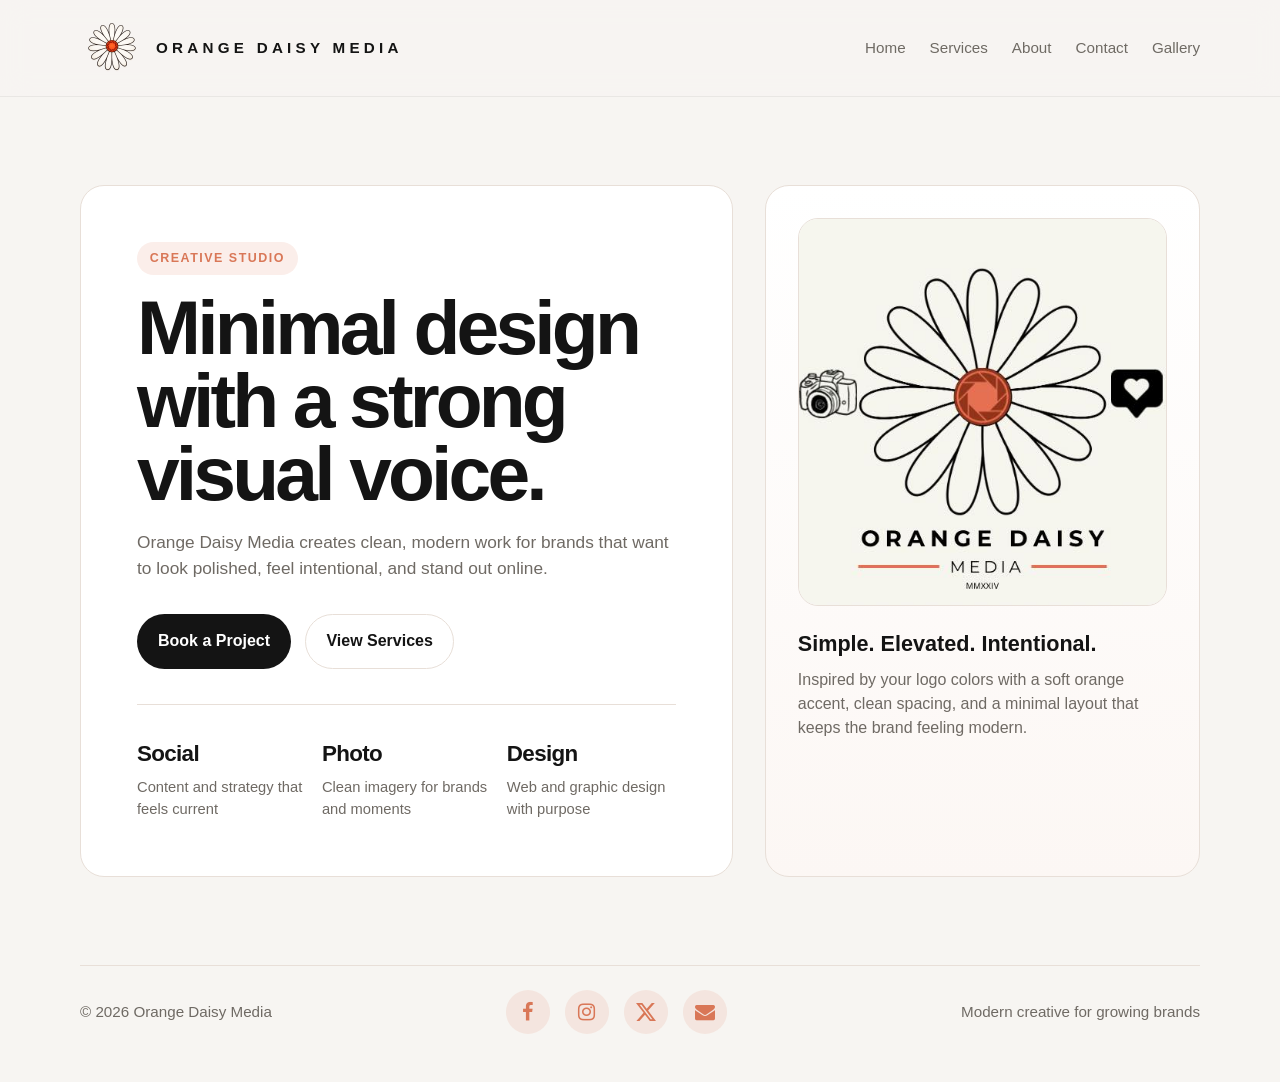
<file: index.html>
<!DOCTYPE html>
<html lang="en">

<head>
  <meta charset="UTF-8" />
  <meta name="viewport" content="width=device-width, initial-scale=1.0" />
  <title>Orange Daisy Media</title>
  <link rel="stylesheet" href="https://cdnjs.cloudflare.com/ajax/libs/font-awesome/4.7.0/css/font-awesome.min.css">
  <link rel="icon" type="image/jpeg" href="img/logo2.jpg" />
  <link rel="shortcut icon" type="image/jpeg" href="img/logo2.jpg" />
  <link rel="stylesheet" href="styles.css" />
</head>

<body>
  <header class="site-header">
    <div class="container header-inner">
      <a href="index.html" class="brand">
        <img src="img/logo2.jpg" alt="Orange Daisy Media" style="height: 64px; width: auto;">
        Orange Daisy Media
      </a>
      <nav>
        <a href="index.html">Home</a>
        <a href="services.html">Services</a>
        <a href="about.html">About</a>
        <a href="contact.html">Contact</a>
        <a href="gallery.html">Gallery</a>
      </nav>
    </div>
  </header>

  <main>
    <section class="hero" id="home">
      <div class="container hero-grid">
        <div class="hero-copy">
          <span class="eyebrow">Creative studio</span>
          <h1>Minimal design with a strong visual voice.</h1>
          <p>
            Orange Daisy Media creates clean, modern work for brands that want to look polished, feel intentional, and
            stand out online.
          </p>
          <div class="hero-actions">
            <a href="contact.html" class="button primary">Book a Project</a>
            <a href="services.html" class="button secondary">View Services</a>
          </div>
          <div class="hero-meta">
            <div>
              <strong>Social</strong>
              <span>Content and strategy that feels current</span>
            </div>
            <div>
              <strong>Photo</strong>
              <span>Clean imagery for brands and moments</span>
            </div>
            <div>
              <strong>Design</strong>
              <span>Web and graphic design with purpose</span>
            </div>
          </div>
        </div>

        <div class="hero-card">
          <img src="img/logo.jpg" alt="Orange Daisy Media" class="hero-visual"
            style="object-fit: cover; width: 100%; display: block;">
          <div class="card-note">
            <h3>Simple. Elevated. Intentional.</h3>
            <p>
              Inspired by your logo colors with a soft orange accent, clean spacing, and a minimal layout that keeps the
              brand feeling modern.
            </p>
          </div>
        </div>
      </div>
    </section>
  </main>

  <footer class="footer">
    <div class="container footer-inner" style="align-items: center;">
      <span>© 2026 Orange Daisy Media</span>
      <div class="social-links" style="display: flex; gap: 15px;">
        <a href="https://www.facebook.com/profile.php?id=61553379832738&mibextid=LQQJ4d" class="fa fa-facebook"
          target="_blank" rel="noopener noreferrer" title="Facebook"></a>
        <a href="https://www.instagram.com/orangedaisymedia" class="fa fa-instagram" target="_blank"
          rel="noopener noreferrer" title="Instagram"></a>
        <a href="https://x.com/orangedaisy_llc" class="fa" target="_blank"
          rel="noopener noreferrer" title="X" style="display: flex; align-items: center; justify-content: center;">
          <svg xmlns="http://www.w3.org/2000/svg" width="1em" height="1em" fill="currentColor" viewBox="0 0 16 16">
            <path d="M12.6.75h2.454l-5.36 6.142L16 15.25h-4.937l-3.867-5.07-4.425 5.07H.316l5.733-6.57L0 .75h5.063l3.495 4.633L12.601.75Zm-.86 13.028h1.36L4.323 2.145H2.865l8.875 11.633Z"/>
          </svg>
        </a>
        <a href="mailto:orangedaisymedia@gmail.com" class="fa fa-envelope" title="Email"></a>
      </div>
      <span>Modern creative for growing brands</span>
    </div>
  </footer>
</body>

</html>
</file>
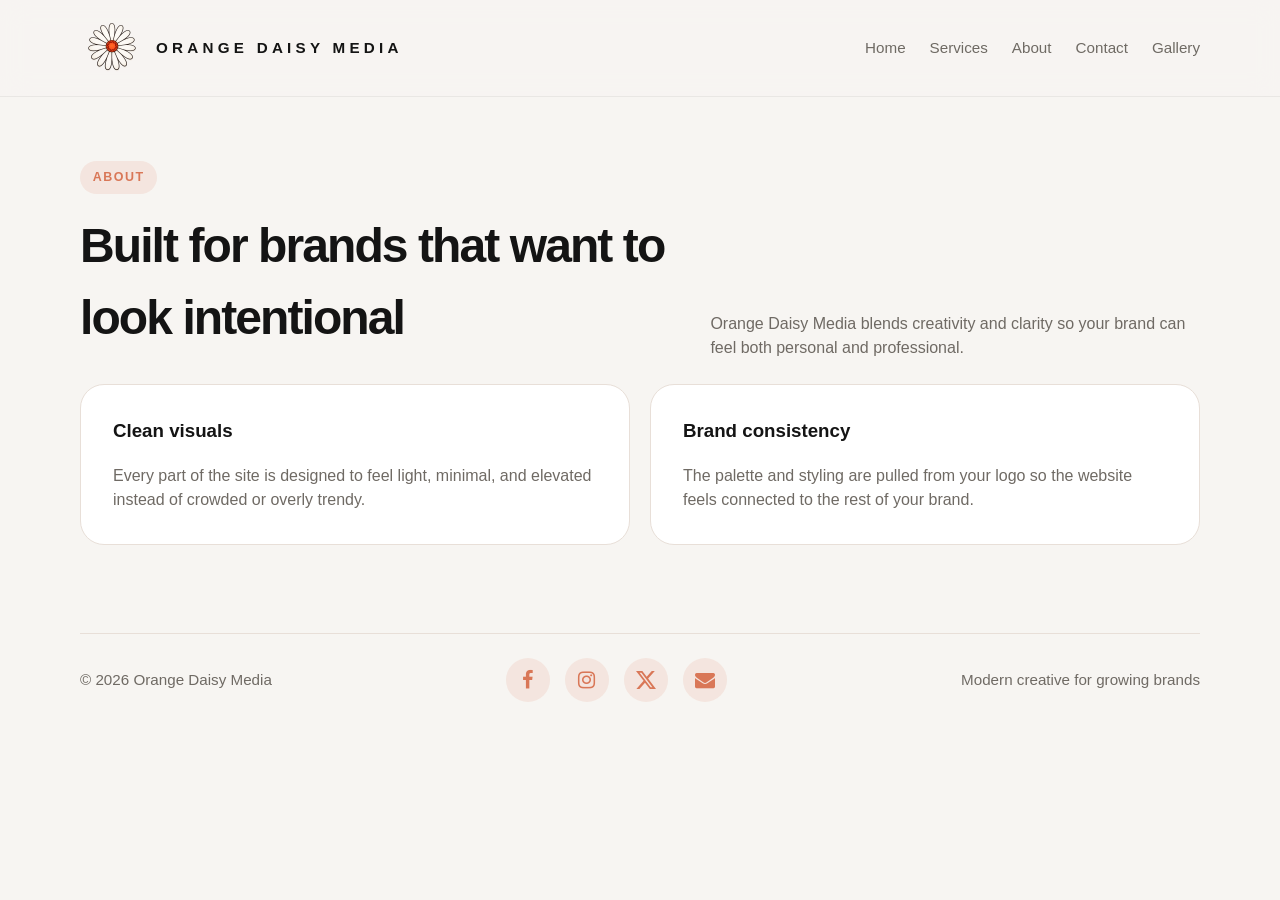
<file: about.html>
<!DOCTYPE html>
<html lang="en">

<head>
  <meta charset="UTF-8" />
  <meta name="viewport" content="width=device-width, initial-scale=1.0" />
  <title>About - Orange Daisy Media</title>
  <link rel="stylesheet" href="https://cdnjs.cloudflare.com/ajax/libs/font-awesome/4.7.0/css/font-awesome.min.css">
  <link rel="icon" type="image/jpeg" href="img/logo2.jpg" />
  <link rel="shortcut icon" type="image/jpeg" href="img/logo2.jpg" />
  <link rel="stylesheet" href="styles.css" />
</head>

<body>
  <header class="site-header">
    <div class="container header-inner">
      <a href="index.html" class="brand">
        <img src="img/logo2.jpg" alt="Orange Daisy Media" style="height: 64px; width: auto;">
        Orange Daisy Media
      </a>
      <nav>
        <a href="index.html">Home</a>
        <a href="services.html">Services</a>
        <a href="about.html">About</a>
        <a href="contact.html">Contact</a>
        <a href="gallery.html">Gallery</a>
      </nav>
    </div>
  </header>

  <main>
    <section id="about" style="padding-top: 4rem;">
      <div class="container">
        <div class="section-head">
          <div>
            <span class="eyebrow">About</span>
            <h2>Built for brands that want to look intentional</h2>
          </div>
          <p>
            Orange Daisy Media blends creativity and clarity so your brand can feel both personal and professional.
          </p>
        </div>

        <div class="about-grid">
          <div class="about-card">
            <h3>Clean visuals</h3>
            <p>
              Every part of the site is designed to feel light, minimal, and elevated instead of crowded or overly
              trendy.
            </p>
          </div>
          <div class="about-card">
            <h3>Brand consistency</h3>
            <p>
              The palette and styling are pulled from your logo so the website feels connected to the rest of your
              brand.
            </p>
          </div>
        </div>
      </div>
    </section>
  </main>

  <footer class="footer">
    <div class="container footer-inner" style="align-items: center;">
      <span>© 2026 Orange Daisy Media</span>
      <div class="social-links" style="display: flex; gap: 15px;">
        <a href="https://www.facebook.com/profile.php?id=61553379832738&mibextid=LQQJ4d" class="fa fa-facebook"
          target="_blank" rel="noopener noreferrer" title="Facebook"></a>
        <a href="https://www.instagram.com/orangedaisymedia" class="fa fa-instagram" target="_blank"
          rel="noopener noreferrer" title="Instagram"></a>
        <a href="https://x.com/orangedaisy_llc" class="fa" target="_blank" rel="noopener noreferrer" title="X"
          style="display: flex; align-items: center; justify-content: center;">
          <svg xmlns="http://www.w3.org/2000/svg" width="1em" height="1em" fill="currentColor" viewBox="0 0 16 16">
            <path
              d="M12.6.75h2.454l-5.36 6.142L16 15.25h-4.937l-3.867-5.07-4.425 5.07H.316l5.733-6.57L0 .75h5.063l3.495 4.633L12.601.75Zm-.86 13.028h1.36L4.323 2.145H2.865l8.875 11.633Z" />
          </svg>
        </a>
        <a href="mailto:orangedaisymedia@gmail.com" class="fa fa-envelope" title="Email"></a>
      </div>
      <span>Modern creative for growing brands</span>
    </div>
  </footer>
</body>

</html>
</file>
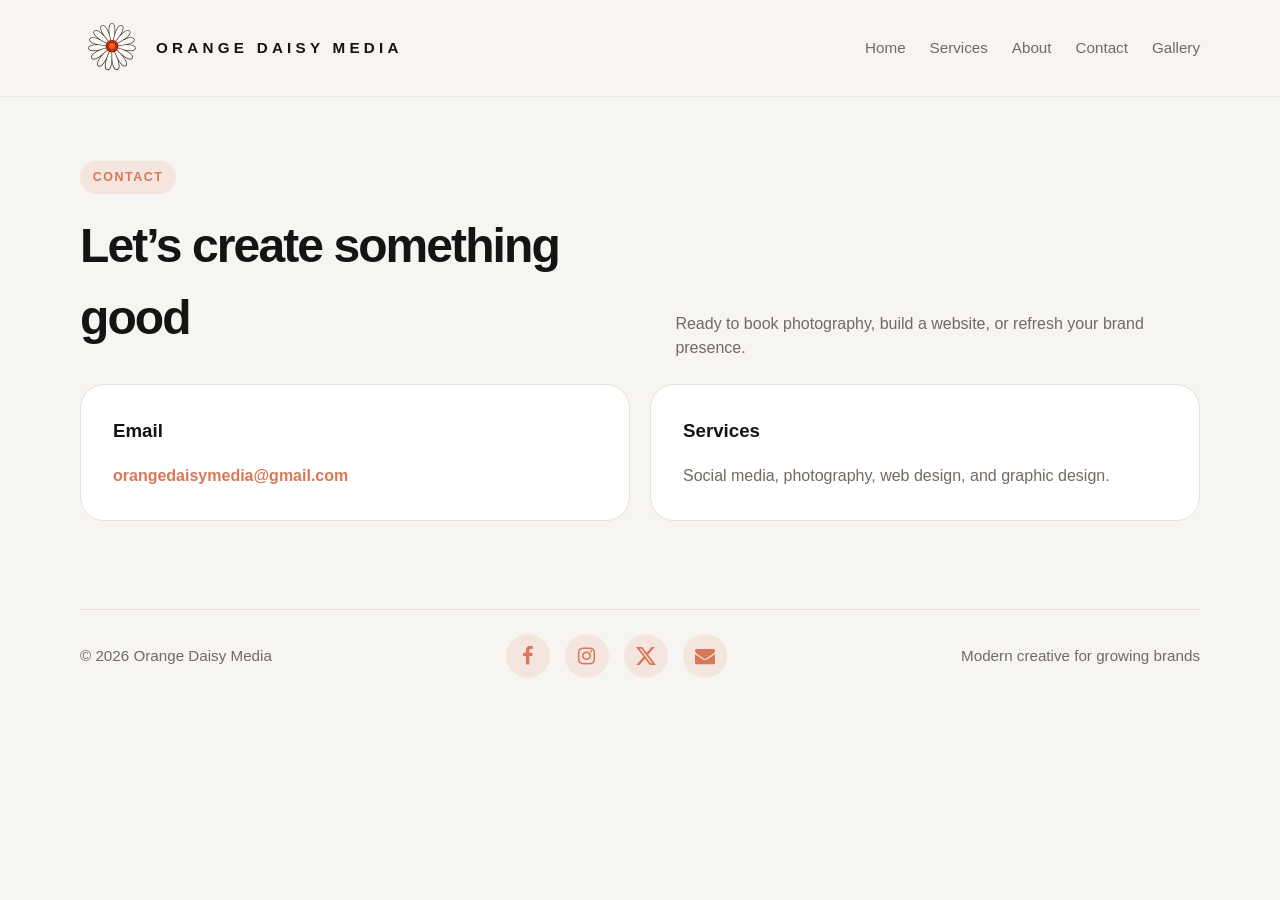
<file: contact.html>
<!DOCTYPE html>
<html lang="en">

<head>
  <meta charset="UTF-8" />
  <meta name="viewport" content="width=device-width, initial-scale=1.0" />
  <title>Contact - Orange Daisy Media</title>
  <link rel="stylesheet" href="https://cdnjs.cloudflare.com/ajax/libs/font-awesome/4.7.0/css/font-awesome.min.css">
  <link rel="icon" type="image/jpeg" href="img/logo2.jpg" />
  <link rel="shortcut icon" type="image/jpeg" href="img/logo2.jpg" />
  <link rel="stylesheet" href="styles.css" />
</head>

<body>
  <header class="site-header">
    <div class="container header-inner">
      <a href="index.html" class="brand">
        <img src="img/logo2.jpg" alt="Orange Daisy Media" style="height: 64px; width: auto;">
        Orange Daisy Media
      </a>
      <nav>
        <a href="index.html">Home</a>
        <a href="services.html">Services</a>
        <a href="about.html">About</a>
        <a href="contact.html">Contact</a>
        <a href="gallery.html">Gallery</a>
      </nav>
    </div>
  </header>

  <main>
    <section id="contact" style="padding-top: 4rem;">
      <div class="container">
        <div class="section-head">
          <div>
            <span class="eyebrow">Contact</span>
            <h2>Let’s create something good</h2>
          </div>
          <p>
            Ready to book photography, build a website, or refresh your brand presence.
          </p>
        </div>

        <div class="contact-grid">
          <div class="contact-card">
            <h3>Email</h3>
            <p><a href="mailto:orangedaisymedia@gmail.com">orangedaisymedia@gmail.com</a></p>
          </div>
          <div class="contact-card">
            <h3>Services</h3>
            <p>Social media, photography, web design, and graphic design.</p>
          </div>
        </div>
      </div>
    </section>
  </main>

  <footer class="footer">
    <div class="container footer-inner" style="align-items: center;">
      <span>© 2026 Orange Daisy Media</span>
      <div class="social-links" style="display: flex; gap: 15px;">
        <a href="https://www.facebook.com/profile.php?id=61553379832738&mibextid=LQQJ4d" class="fa fa-facebook"
          target="_blank" rel="noopener noreferrer" title="Facebook"></a>
        <a href="https://www.instagram.com/orangedaisymedia" class="fa fa-instagram" target="_blank"
          rel="noopener noreferrer" title="Instagram"></a>
        <a href="https://x.com/orangedaisy_llc" class="fa" target="_blank"
          rel="noopener noreferrer" title="X" style="display: flex; align-items: center; justify-content: center;">
          <svg xmlns="http://www.w3.org/2000/svg" width="1em" height="1em" fill="currentColor" viewBox="0 0 16 16">
            <path d="M12.6.75h2.454l-5.36 6.142L16 15.25h-4.937l-3.867-5.07-4.425 5.07H.316l5.733-6.57L0 .75h5.063l3.495 4.633L12.601.75Zm-.86 13.028h1.36L4.323 2.145H2.865l8.875 11.633Z"/>
          </svg>
        </a>
        <a href="mailto:orangedaisymedia@gmail.com" class="fa fa-envelope" title="Email"></a>
      </div>
      <span>Modern creative for growing brands</span>
    </div>
  </footer>
</body>

</html>
</file>
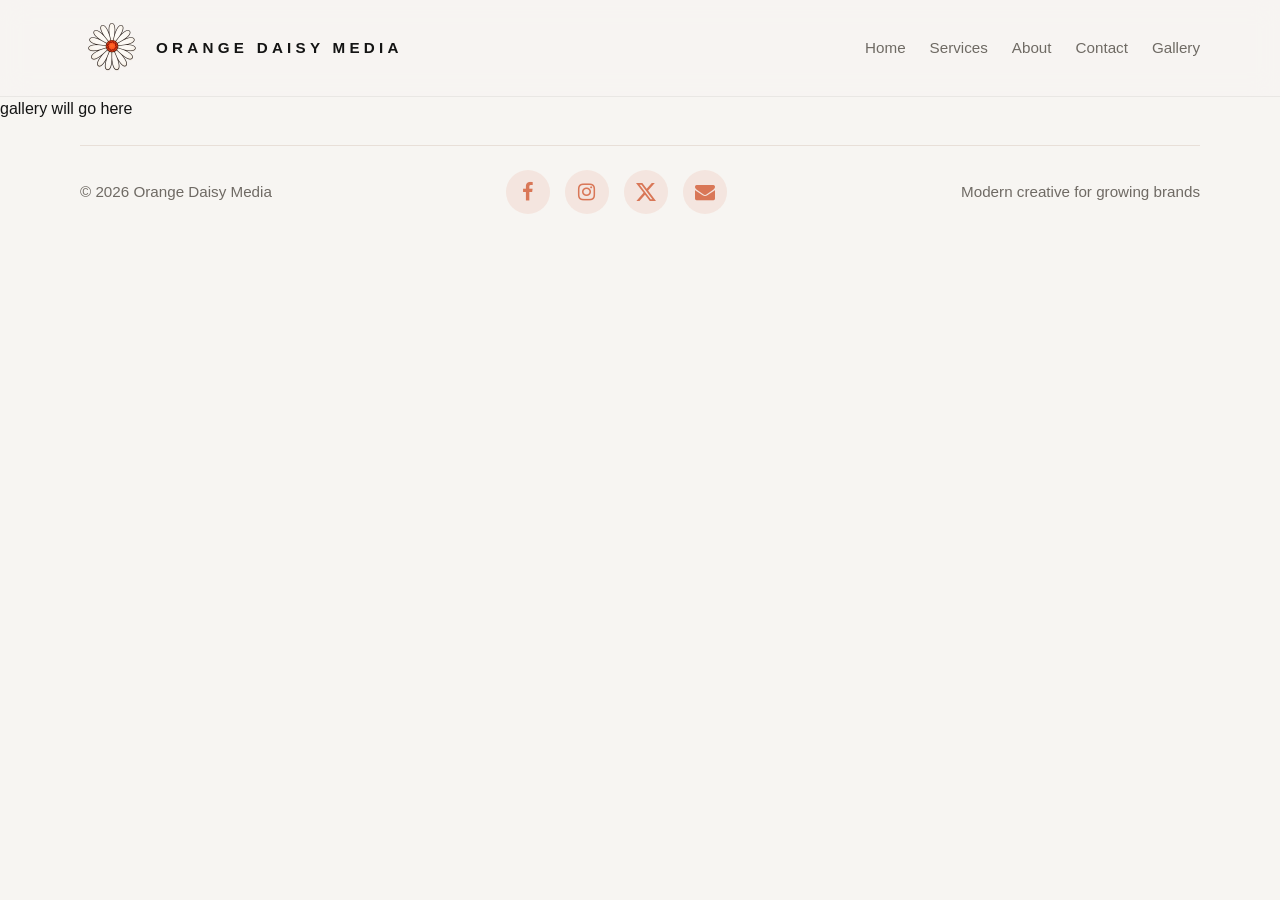
<file: gallery.html>
<!DOCTYPE html>
<html lang="en">

<head>
  <meta charset="UTF-8" />
  <meta name="viewport" content="width=device-width, initial-scale=1.0" />
  <title>Orange Daisy Media</title>
  <link rel="stylesheet" href="https://cdnjs.cloudflare.com/ajax/libs/font-awesome/4.7.0/css/font-awesome.min.css">
  <link rel="icon" type="image/jpeg" href="img/logo2.jpg" />
  <link rel="shortcut icon" type="image/jpeg" href="img/logo2.jpg" />
  <link rel="stylesheet" href="styles.css" />
</head>

<body>
  <header class="site-header">
    <div class="container header-inner">
      <a href="index.html" class="brand">
        <img src="img/logo2.jpg" alt="Orange Daisy Media" style="height: 64px; width: auto;">
        Orange Daisy Media
      </a>
      <nav>
        <a href="index.html">Home</a>
        <a href="services.html">Services</a>
        <a href="about.html">About</a>
        <a href="contact.html">Contact</a>
        <a href="gallery.html">Gallery</a>
      </nav>
    </div>
  </header>

  <main>
    gallery will go here
  </main>

  <footer class="footer">
    <div class="container footer-inner" style="align-items: center;">
      <span>© 2026 Orange Daisy Media</span>
      <div class="social-links" style="display: flex; gap: 15px;">
        <a href="https://www.facebook.com/profile.php?id=61553379832738&mibextid=LQQJ4d" class="fa fa-facebook"
          target="_blank" rel="noopener noreferrer" title="Facebook"></a>
        <a href="https://www.instagram.com/orangedaisymedia" class="fa fa-instagram" target="_blank"
          rel="noopener noreferrer" title="Instagram"></a>
        <a href="https://x.com/orangedaisy_llc" class="fa" target="_blank"
          rel="noopener noreferrer" title="X" style="display: flex; align-items: center; justify-content: center;">
          <svg xmlns="http://www.w3.org/2000/svg" width="1em" height="1em" fill="currentColor" viewBox="0 0 16 16">
            <path d="M12.6.75h2.454l-5.36 6.142L16 15.25h-4.937l-3.867-5.07-4.425 5.07H.316l5.733-6.57L0 .75h5.063l3.495 4.633L12.601.75Zm-.86 13.028h1.36L4.323 2.145H2.865l8.875 11.633Z"/>
          </svg>
        </a>
        <a href="mailto:orangedaisymedia@gmail.com" class="fa fa-envelope" title="Email"></a>
      </div>
      <span>Modern creative for growing brands</span>
    </div>
  </footer>
</body>

</html>
</file>
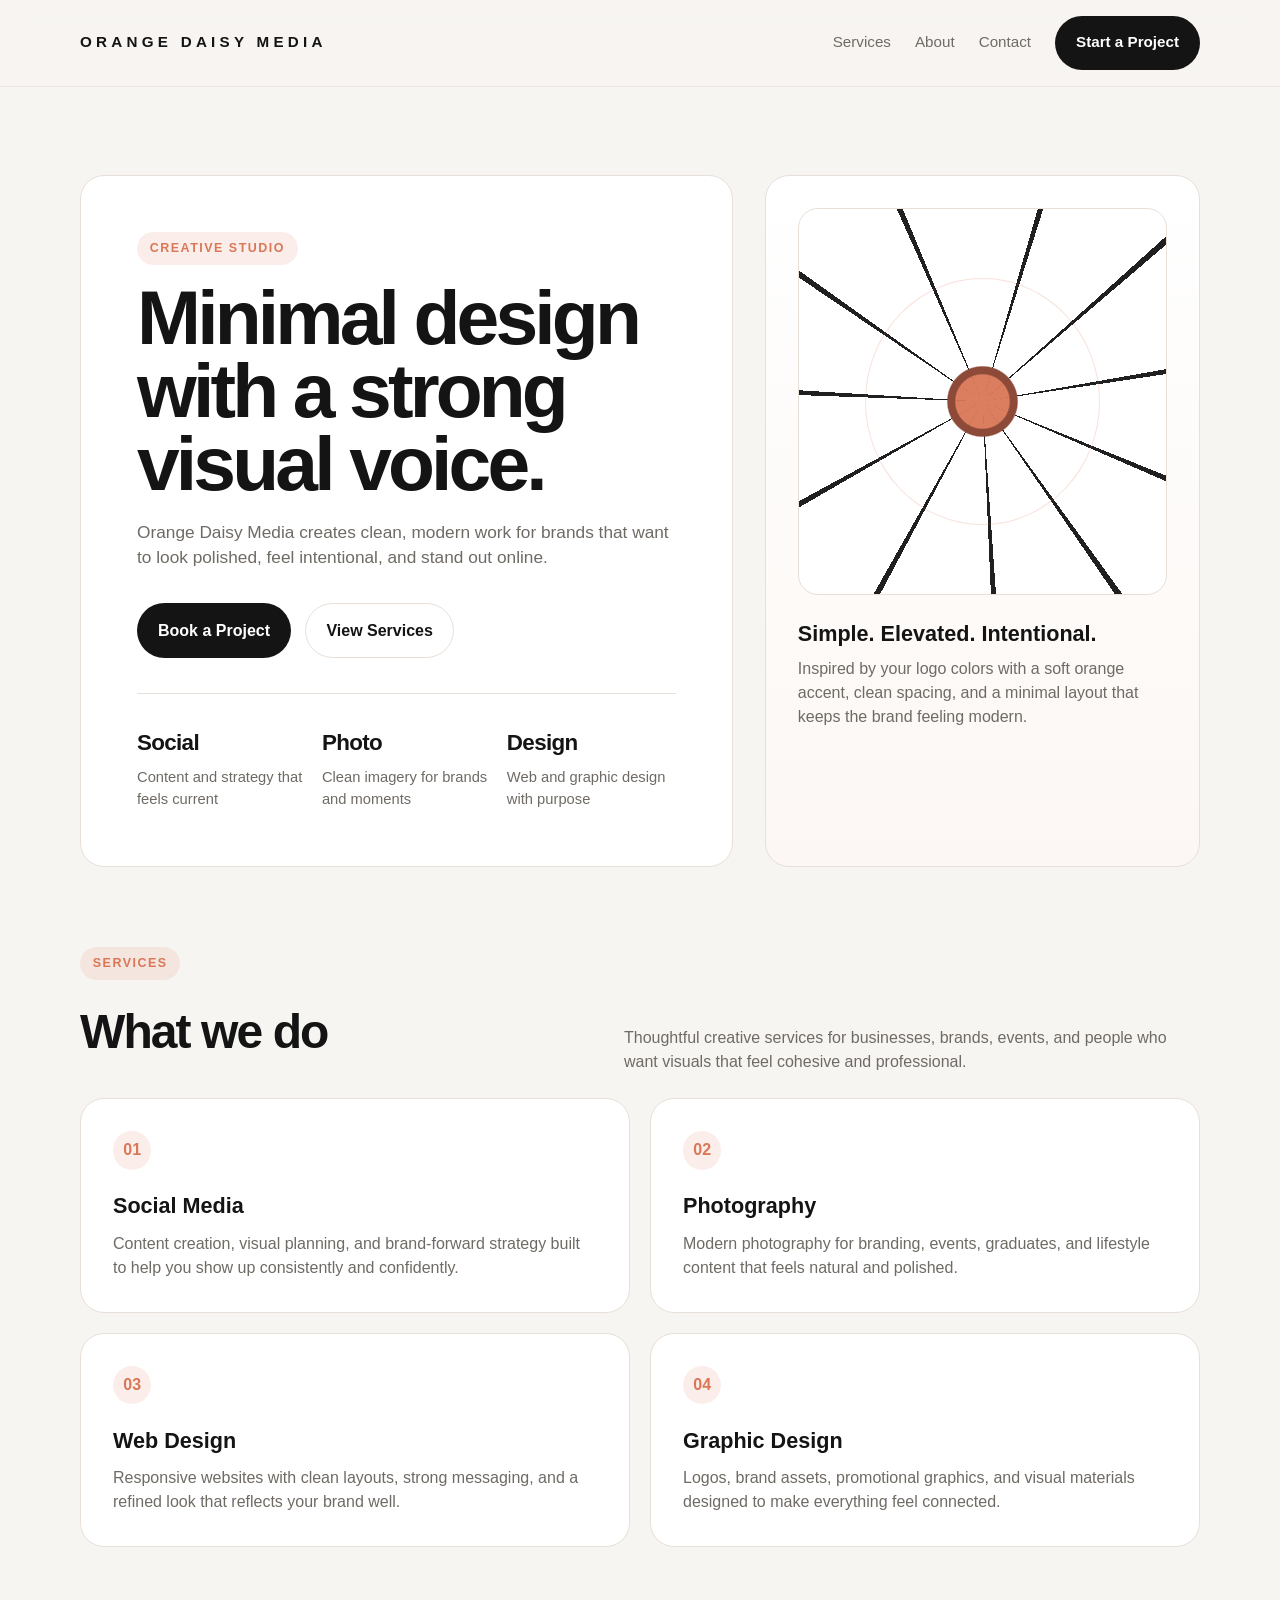
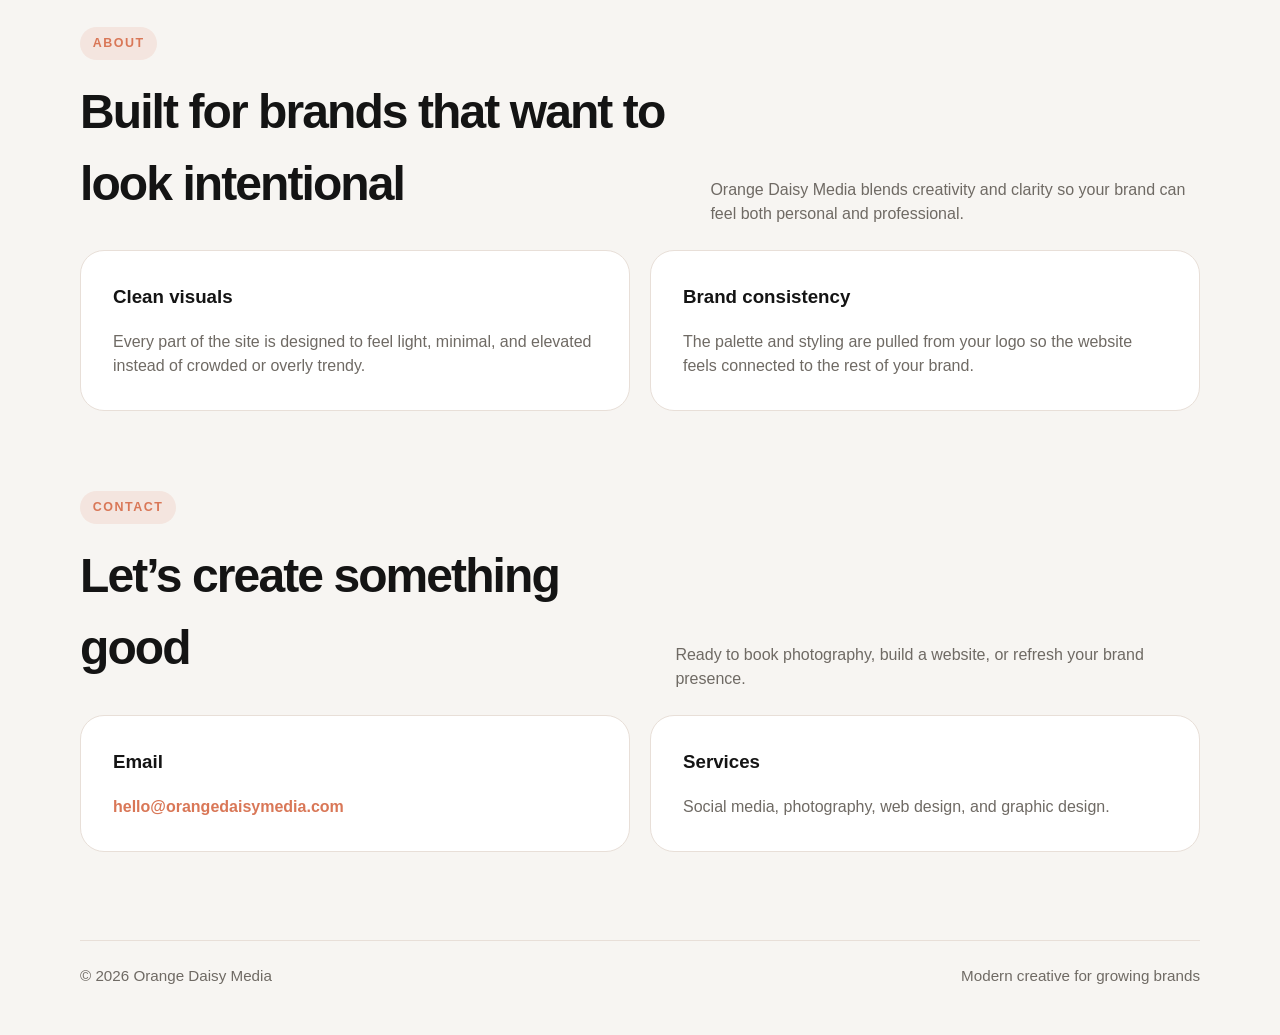
<file: home.html>
<!DOCTYPE html>
<html lang="en">
<head>
  <meta charset="UTF-8" />
  <meta name="viewport" content="width=device-width, initial-scale=1.0" />
  <title>Orange Daisy Media</title>
  <link rel="stylesheet" href="styles.css" />
</head>
<body>
  <header class="site-header">
    <div class="container header-inner">
      <a href="#home" class="brand">Orange Daisy Media</a>
      <nav>
        <a href="#services">Services</a>
        <a href="#about">About</a>
        <a href="#contact">Contact</a>
        <a href="#contact" class="nav-button">Start a Project</a>
      </nav>
    </div>
  </header>

  <main>
    <section class="hero" id="home">
      <div class="container hero-grid">
        <div class="hero-copy">
          <span class="eyebrow">Creative studio</span>
          <h1>Minimal design with a strong visual voice.</h1>
          <p>
            Orange Daisy Media creates clean, modern work for brands that want to look polished, feel intentional, and stand out online.
          </p>
          <div class="hero-actions">
            <a href="#contact" class="button primary">Book a Project</a>
            <a href="#services" class="button secondary">View Services</a>
          </div>
          <div class="hero-meta">
            <div>
              <strong>Social</strong>
              <span>Content and strategy that feels current</span>
            </div>
            <div>
              <strong>Photo</strong>
              <span>Clean imagery for brands and moments</span>
            </div>
            <div>
              <strong>Design</strong>
              <span>Web and graphic design with purpose</span>
            </div>
          </div>
        </div>

        <div class="hero-card">
          <div class="hero-visual" aria-hidden="true"></div>
          <div class="card-note">
            <h3>Simple. Elevated. Intentional.</h3>
            <p>
              Inspired by your logo colors with a soft orange accent, clean spacing, and a minimal layout that keeps the brand feeling modern.
            </p>
          </div>
        </div>
      </div>
    </section>

    <section id="services">
      <div class="container">
        <div class="section-head">
          <div>
            <span class="eyebrow">Services</span>
            <h2>What we do</h2>
          </div>
          <p>
            Thoughtful creative services for businesses, brands, events, and people who want visuals that feel cohesive and professional.
          </p>
        </div>

        <div class="services-grid">
          <article class="service">
            <div class="service-number">01</div>
            <h3>Social Media</h3>
            <p>
              Content creation, visual planning, and brand-forward strategy built to help you show up consistently and confidently.
            </p>
          </article>

          <article class="service">
            <div class="service-number">02</div>
            <h3>Photography</h3>
            <p>
              Modern photography for branding, events, graduates, and lifestyle content that feels natural and polished.
            </p>
          </article>

          <article class="service">
            <div class="service-number">03</div>
            <h3>Web Design</h3>
            <p>
              Responsive websites with clean layouts, strong messaging, and a refined look that reflects your brand well.
            </p>
          </article>

          <article class="service">
            <div class="service-number">04</div>
            <h3>Graphic Design</h3>
            <p>
              Logos, brand assets, promotional graphics, and visual materials designed to make everything feel connected.
            </p>
          </article>
        </div>
      </div>
    </section>

    <section id="about">
      <div class="container">
        <div class="section-head">
          <div>
            <span class="eyebrow">About</span>
            <h2>Built for brands that want to look intentional</h2>
          </div>
          <p>
            Orange Daisy Media blends creativity and clarity so your brand can feel both personal and professional.
          </p>
        </div>

        <div class="about-grid">
          <div class="about-card">
            <h3>Clean visuals</h3>
            <p>
              Every part of the site is designed to feel light, minimal, and elevated instead of crowded or overly trendy.
            </p>
          </div>
          <div class="about-card">
            <h3>Brand consistency</h3>
            <p>
              The palette and styling are pulled from your logo so the website feels connected to the rest of your brand.
            </p>
          </div>
        </div>
      </div>
    </section>

    <section id="contact">
      <div class="container">
        <div class="section-head">
          <div>
            <span class="eyebrow">Contact</span>
            <h2>Let’s create something good</h2>
          </div>
          <p>
            Ready to book photography, build a website, or refresh your brand presence.
          </p>
        </div>

        <div class="contact-grid">
          <div class="contact-card">
            <h3>Email</h3>
            <p><a href="mailto:hello@orangedaisymedia.com">hello@orangedaisymedia.com</a></p>
          </div>
          <div class="contact-card">
            <h3>Services</h3>
            <p>Social media, photography, web design, and graphic design.</p>
          </div>
        </div>
      </div>
    </section>
  </main>

  <footer class="footer">
    <div class="container footer-inner">
      <span>© 2026 Orange Daisy Media</span>
      <span>Modern creative for growing brands</span>
    </div>
  </footer>
</body>
</html>
</file>
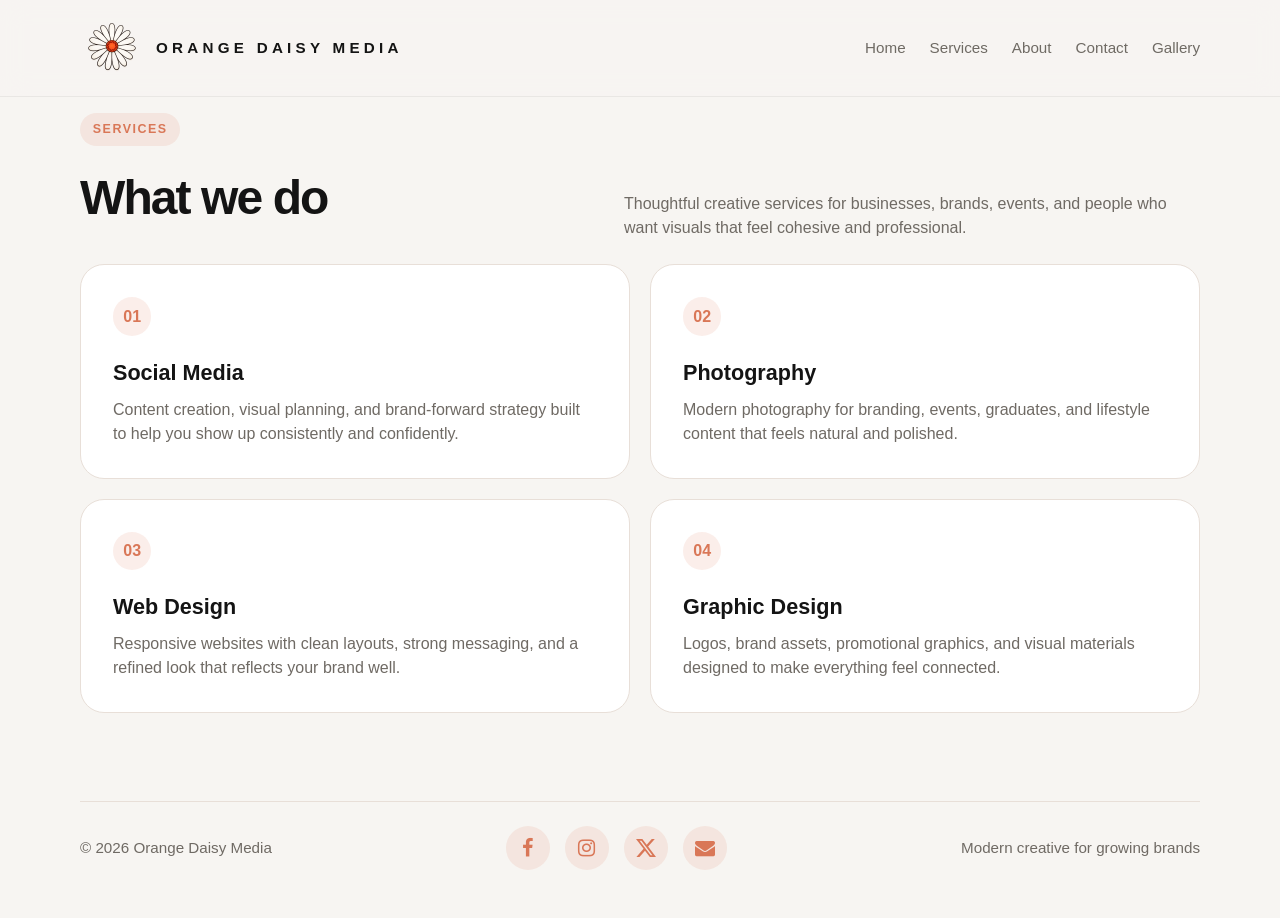
<file: services.html>
<!DOCTYPE html>
<html lang="en">

<head>
  <meta charset="UTF-8" />
  <meta name="viewport" content="width=device-width, initial-scale=1.0" />
  <title>Services - Orange Daisy Media</title>
  <link rel="stylesheet" href="https://cdnjs.cloudflare.com/ajax/libs/font-awesome/4.7.0/css/font-awesome.min.css">
  <link rel="icon" type="image/jpeg" href="img/logo2.jpg" />
  <link rel="shortcut icon" type="image/jpeg" href="img/logo2.jpg" />
  <link rel="stylesheet" href="styles.css" />
</head>

<body>
  <header class="site-header">
    <div class="container header-inner">
      <a href="index.html" class="brand">
        <img src="img/logo2.jpg" alt="Orange Daisy Media" style="height: 64px; width: auto;">
        Orange Daisy Media
      </a>
      <nav>
        <a href="index.html">Home</a>
        <a href="services.html">Services</a>
        <a href="about.html">About</a>
        <a href="contact.html">Contact</a>
        <a href="gallery.html">Gallery</a>
      </nav>
    </div>
  </header>

  <main>
    <section id="services">
      <div class="container">
        <div class="section-head">
          <div>
            <span class="eyebrow">Services</span>
            <h2>What we do</h2>
          </div>
          <p>
            Thoughtful creative services for businesses, brands, events, and people who want visuals that feel cohesive
            and professional.
          </p>
        </div>

        <div class="services-grid">
          <article class="service">
            <div class="service-number">01</div>
            <h3>Social Media</h3>
            <p>
              Content creation, visual planning, and brand-forward strategy built to help you show up consistently and
              confidently.
            </p>
          </article>

          <article class="service">
            <div class="service-number">02</div>
            <h3>Photography</h3>
            <p>
              Modern photography for branding, events, graduates, and lifestyle content that feels natural and polished.
            </p>
          </article>

          <article class="service">
            <div class="service-number">03</div>
            <h3>Web Design</h3>
            <p>
              Responsive websites with clean layouts, strong messaging, and a refined look that reflects your brand
              well.
            </p>
          </article>

          <article class="service">
            <div class="service-number">04</div>
            <h3>Graphic Design</h3>
            <p>
              Logos, brand assets, promotional graphics, and visual materials designed to make everything feel
              connected.
            </p>
          </article>
        </div>
      </div>
    </section>
  </main>

  <footer class="footer">
    <div class="container footer-inner" style="align-items: center;">
      <span>© 2026 Orange Daisy Media</span>
      <div class="social-links" style="display: flex; gap: 15px;">
        <a href="https://www.facebook.com/profile.php?id=61553379832738&mibextid=LQQJ4d" class="fa fa-facebook"
          target="_blank" rel="noopener noreferrer" title="Facebook"></a>
        <a href="https://www.instagram.com/orangedaisymedia" class="fa fa-instagram" target="_blank"
          rel="noopener noreferrer" title="Instagram"></a>
        <a href="https://x.com/orangedaisy_llc" class="fa" target="_blank"
          rel="noopener noreferrer" title="X" style="display: flex; align-items: center; justify-content: center;">
          <svg xmlns="http://www.w3.org/2000/svg" width="1em" height="1em" fill="currentColor" viewBox="0 0 16 16">
            <path d="M12.6.75h2.454l-5.36 6.142L16 15.25h-4.937l-3.867-5.07-4.425 5.07H.316l5.733-6.57L0 .75h5.063l3.495 4.633L12.601.75Zm-.86 13.028h1.36L4.323 2.145H2.865l8.875 11.633Z"/>
          </svg>
        </a>
        <a href="mailto:orangedaisymedia@gmail.com" class="fa fa-envelope" title="Email"></a>
      </div>
      <span>Modern creative for growing brands</span>
    </div>
  </footer>
</body>

</html>
</file>
<file: styles.css>
:root {
  --bg: #f7f5f2;
  --surface: #ffffff;
  --text: #141414;
  --muted: #6f6a64;
  --accent: #d97757;
  --accent-soft: #f1c4b2;
  --line: #e8dfd8;
  --max: 1120px;
  --radius: 24px;
}

* {
  box-sizing: border-box;
}

html {
  scroll-behavior: smooth;
}

body {
  margin: 0;
  font-family: Inter, Arial, Helvetica, sans-serif;
  background: var(--bg);
  color: var(--text);
  line-height: 1.5;
}

a {
  color: inherit;
  text-decoration: none;
}


.left {
  float: left;
}

.right {
  float: right;
}

.clear {
  clear: both;
}


.container {
  width: min(calc(100% - 2rem), var(--max));
  margin: 0 auto;
}

.site-header {
  position: sticky;
  top: 0;
  z-index: 50;
  backdrop-filter: blur(14px);
  background: rgba(247, 245, 242, 0.82);
  border-bottom: 1px solid rgba(20, 20, 20, 0.06);
}

.header-inner {
  display: flex;
  align-items: center;
  justify-content: space-between;
  padding: 1rem 0;
}

.brand {
  display: flex;
  align-items: center;
  gap: 12px;
  font-size: 0.95rem;
  font-weight: 700;
  letter-spacing: 0.28em;
  text-transform: uppercase;
}

nav {
  display: flex;
  gap: 1.5rem;
  align-items: center;
}

nav a {
  font-size: 0.95rem;
  color: var(--muted);
  transition: color 0.2s ease;
}

nav a:hover {
  color: var(--text);
}

.nav-button,
.button {
  display: inline-flex;
  align-items: center;
  justify-content: center;
  padding: 0.9rem 1.25rem;
  border-radius: 999px;
  border: 1px solid transparent;
  font-weight: 600;
  transition: all 0.2s ease;
}

.nav-button,
.button.primary {
  background: var(--text);
  color: #fff;
}

.nav-button:hover,
.button.primary:hover {
  opacity: 0.92;
  transform: translateY(-1px);
}

.button.secondary {
  border-color: var(--line);
  background: transparent;
  color: var(--text);
}

.button.secondary:hover {
  background: #fff;
}

.hero {
  padding: 5.5rem 0 4rem;
}

.hero-grid {
  display: grid;
  grid-template-columns: 1.2fr 0.8fr;
  gap: 2rem;
  align-items: stretch;
}

.hero-copy,
.hero-card,
.service,
.about-card,
.contact-card {
  background: var(--surface);
  border: 1px solid var(--line);
  border-radius: var(--radius);
}

.hero-copy {
  padding: 3.5rem;
}

.eyebrow {
  display: inline-block;
  margin-bottom: 1rem;
  padding: 0.45rem 0.8rem;
  border-radius: 999px;
  background: rgba(217, 119, 87, 0.12);
  color: var(--accent);
  font-size: 0.78rem;
  font-weight: 700;
  letter-spacing: 0.12em;
  text-transform: uppercase;
}

h1,
h2,
h3,
p {
  margin-top: 0;
}

h1 {
  font-size: clamp(2.8rem, 6vw, 5.2rem);
  line-height: 0.95;
  letter-spacing: -0.05em;
  margin-bottom: 1.25rem;
}

.hero-copy p {
  max-width: 38rem;
  font-size: 1.08rem;
  color: var(--muted);
  margin-bottom: 2rem;
}

.hero-actions {
  display: flex;
  flex-wrap: wrap;
  gap: 0.9rem;
  margin-bottom: 2.2rem;
}

.hero-meta {
  display: grid;
  grid-template-columns: repeat(3, minmax(0, 1fr));
  gap: 1rem;
  padding-top: 2rem;
  border-top: 1px solid var(--line);
}

.hero-meta div {
  display: flex;
  flex-direction: column;
  gap: 0.35rem;
}

.hero-meta strong {
  font-size: 1.4rem;
  letter-spacing: -0.03em;
}

.hero-meta span {
  color: var(--muted);
  font-size: 0.92rem;
}

.hero-card {
  padding: 2rem;
  display: flex;
  flex-direction: column;
  justify-content: flex-start;
  min-height: 100%;
  background: linear-gradient(180deg, #fff 0%, #fcf7f4 100%);
}

.hero-visual {
  aspect-ratio: 1 / 1.05;
  border-radius: 20px;
  border: 1px solid var(--line);
  background:
    radial-gradient(circle at center, rgba(217, 119, 87, 0.95) 0 10%, #8d4a38 10.5% 13%, transparent 13.5%),
    repeating-conic-gradient(from 0deg, transparent 0deg 16deg, rgba(20, 20, 20, 0.95) 16deg 17.5deg, transparent 17.5deg 32deg),
    radial-gradient(circle at center, #fff 0 58%, transparent 58.5%);
  background-color: #fff;
  position: relative;
  overflow: hidden;
}

.hero-visual::after {
  content: "";
  position: absolute;
  inset: 18%;
  border-radius: 50%;
  border: 1px solid rgba(217, 119, 87, 0.22);
}

.card-note {
  padding-top: 1.4rem;
}

.card-note h3 {
  font-size: 1.35rem;
  margin-bottom: 0.45rem;
}

.card-note p {
  color: var(--muted);
  margin-bottom: 0;
}

section {
  padding: 1rem 0 4rem;
}

.section-head {
  display: flex;
  justify-content: space-between;
  gap: 1rem;
  align-items: end;
  margin-bottom: 1.5rem;
}

.section-head h2 {
  font-size: clamp(2rem, 4vw, 3rem);
  letter-spacing: -0.04em;
  margin-bottom: 0.4rem;
}

.section-head p {
  color: var(--muted);
  max-width: 36rem;
  margin-bottom: 0;
}

.services-grid {
  display: grid;
  grid-template-columns: repeat(2, minmax(0, 1fr));
  gap: 1.25rem;
}

.service {
  padding: 2rem;
}

.service-number {
  display: inline-flex;
  align-items: center;
  justify-content: center;
  width: 2.4rem;
  height: 2.4rem;
  border-radius: 50%;
  background: rgba(217, 119, 87, 0.12);
  color: var(--accent);
  font-weight: 700;
  margin-bottom: 1.3rem;
}

.service h3 {
  font-size: 1.35rem;
  margin-bottom: 0.55rem;
}

.service p {
  color: var(--muted);
  margin-bottom: 0;
}

.about-grid,
.contact-grid {
  display: grid;
  grid-template-columns: 1fr 1fr;
  gap: 1.25rem;
}

.about-card,
.contact-card {
  padding: 2rem;
}

.about-card p,
.contact-card p {
  color: var(--muted);
  margin-bottom: 0;
}

.contact-card a {
  color: var(--accent);
  font-weight: 600;
}

.footer {
  padding: 1.5rem 0 3rem;
  color: var(--muted);
  font-size: 0.95rem;
}

.footer-inner {
  display: flex;
  justify-content: space-between;
  gap: 1rem;
  border-top: 1px solid var(--line);
  padding-top: 1.5rem;
}

/* Theme-blended Social Media Buttons */
.fa {
  padding: 12px;
  font-size: 20px;
  width: 44px;
  text-align: center;
  text-decoration: none;
  border-radius: 50%;
  transition: all 0.2s ease;
  background: rgba(217, 119, 87, 0.12);
  color: var(--accent);
}

.fa:hover {
  background: var(--accent);
  color: #fff;
  transform: translateY(-2px);
}

@media (max-width: 900px) {

  .hero-grid,
  .services-grid,
  .about-grid,
  .contact-grid {
    grid-template-columns: 1fr;
  }

  .hero-copy {
    padding: 2.2rem;
  }

  .header-inner,
  .section-head,
  .footer-inner {
    flex-direction: column;
    align-items: flex-start;
  }

  nav {
    flex-wrap: wrap;
    gap: 1rem;
  }
}

@media (max-width: 640px) {
  .hero {
    padding-top: 3.5rem;
  }

  h1 {
    font-size: 2.7rem;
  }

  .hero-meta {
    grid-template-columns: 1fr;
  }

  .hero-copy,
  .hero-card,
  .service,
  .about-card,
  .contact-card {
    border-radius: 20px;
  }
}
</file>
